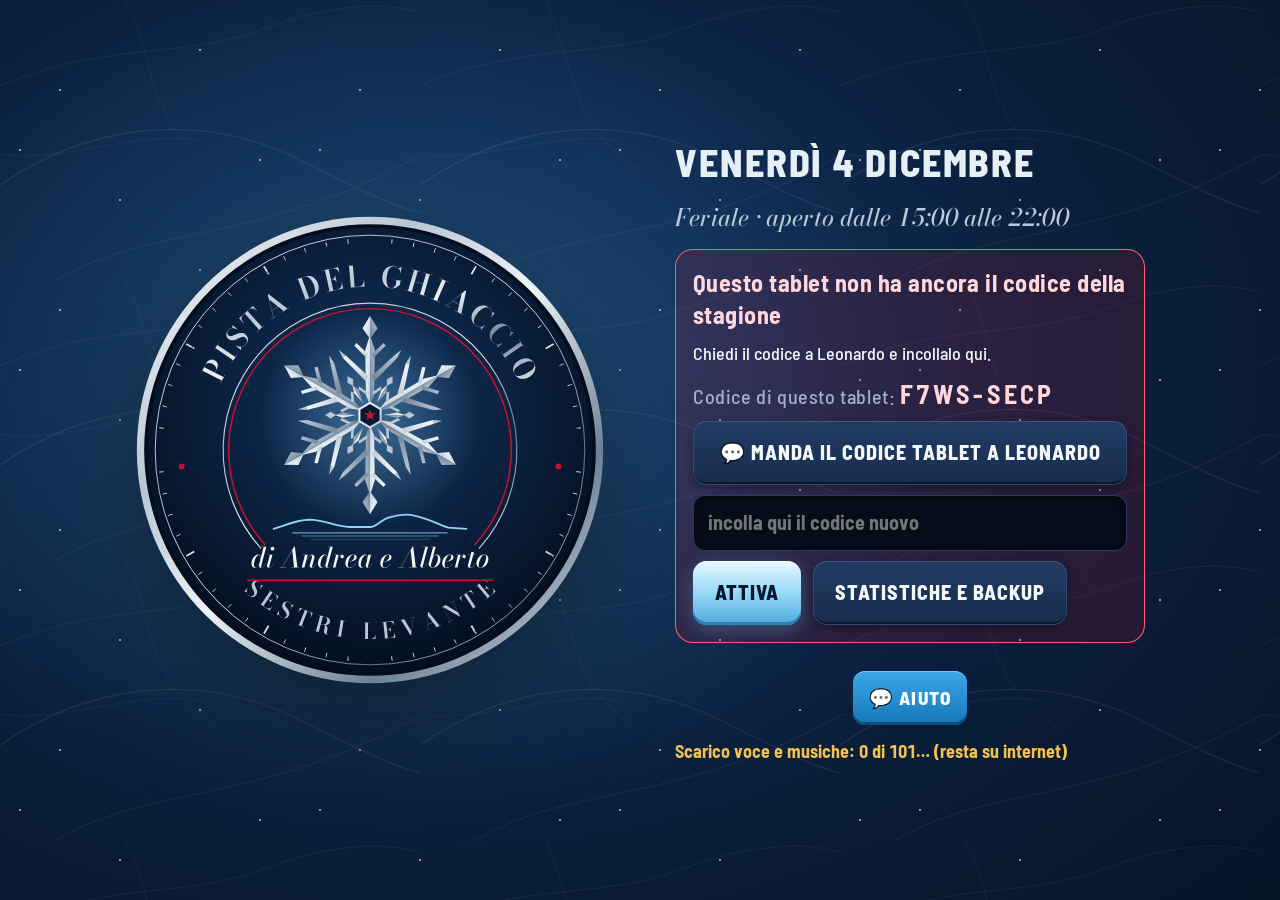
<file: index.html>
<!doctype html>
<html lang="it">
<head>
  <meta charset="utf-8">
  <meta name="viewport" content="width=device-width, initial-scale=1, viewport-fit=cover, user-scalable=no">
  <meta name="theme-color" content="#081A33">
  <meta name="mobile-web-app-capable" content="yes">
  <meta name="apple-mobile-web-app-capable" content="yes">
  <meta name="apple-mobile-web-app-status-bar-style" content="black-translucent">
  <meta name="apple-mobile-web-app-title" content="Pista Ghiaccio">
  <meta name="format-detection" content="telephone=no">
  <title>Pista del Ghiaccio – Sestri Levante</title>
  <link rel="manifest" href="manifest.json">
  <link rel="icon" href="icone/icona-192.png">
  <link rel="apple-touch-icon" href="icone/icona-180.png">
  <link rel="stylesheet" href="css/stile.css">
</head>
<body>

<section id="avvio" class="avvio">
  <div class="avvio-neve" aria-hidden="true"></div>
  <img src="logo/logo.svg" alt="Pista del Ghiaccio – Sestri Levante" class="avvio-logo">
  <div class="avvio-colonna">
    <p class="avvio-data" id="avvio-data"></p>
    <p class="avvio-orario" id="avvio-orario"></p>
    <div class="avvio-fondo" id="avvio-fondo" hidden>
      <span class="fondo-titolo">💶 Fondo cassa nel cassetto</span>
      <span class="fondo-comandi">
        <button type="button" class="btn" id="fondo-meno" aria-label="10 euro in meno">−10</button>
        <input type="number" inputmode="decimal" id="fondo-euro" min="0" step="5" aria-label="Fondo cassa in euro"><b>€</b>
        <button type="button" class="btn" id="fondo-piu" aria-label="10 euro in più">+10</button>
      </span>
    </div>
    <button id="btn-avvia" class="btn-avvia">AVVIA GIORNATA</button>
    <div class="avvio-opzioni">
      <label class="spunta"><input type="checkbox" id="avvio-tada"> Suona la fanfara</label>
      <label class="spunta"><input type="checkbox" id="avvio-benvenuto"> Annuncio di benvenuto</label>
      <label class="spunta" id="avvio-yt-riga" hidden><input type="checkbox" id="avvio-yt"> Musica YouTube</label>
    </div>
    <p class="avvio-nota">Il tocco attiva l'audio e tiene acceso lo schermo.</p>
    <div id="avvio-licenza" class="avvio-licenza"></div>
    <button id="btn-aiuto-avvio" class="btn-aiuto avvio-aiuto" aria-label="Assistenza">💬 AIUTO</button>
    <p class="avvio-offline" id="avvio-offline"></p>
  </div>
</section>

<header class="barra">
  <i class="ang a1"></i><i class="ang a2"></i><i class="ang a3"></i><i class="ang a4"></i>
  <img src="logo/icona.svg" alt="" class="barra-icona">
  <div class="barra-nome">
    <span class="barra-titolo">Pista del Ghiaccio</span>
    <span class="barra-sotto">Sestri Levante · di Andrea e Alberto</span>
  </div>
  <div class="barra-centro">
    <span id="barra-giorno" class="badge"></span>
    <span id="barra-ora" class="barra-ora">--:--</span>
  </div>
  <div id="stato" class="stato" role="status"></div>
  <button id="btn-aiuto" class="btn-aiuto" aria-label="Assistenza">💬 AIUTO</button>
  <button id="btn-stop" class="btn-stop" aria-label="Ferma tutti i suoni">■ STOP</button>
</header>

<nav class="menu" aria-label="Pagine">
  <button data-pagina="oggi" class="attivo">
    <svg viewBox="0 0 48 48"><path d="M6 14h36v7a4 4 0 0 0 0 8v7H6v-7a4 4 0 0 0 0-8z" /><path d="M30 14v22" stroke-dasharray="3 3"/></svg>
    Cassa</button>
  <button data-pagina="pinguini">
    <svg viewBox="0 0 48 48"><path d="M24 5c-7 0-11 6-11 13v9c-4 3-6 7-5 10 3 0 5-2 6-4 1 5 5 9 10 9s9-4 10-9c1 2 3 4 6 4 1-3-1-7-5-10v-9c0-7-4-13-11-13z"/><path d="M19 18h.1M29 18h.1M21 24l3 3 3-3"/></svg>
    Pinguini</button>
  <button data-pagina="turni" class="menu-turni">
    <svg viewBox="0 0 48 48"><circle cx="24" cy="27" r="15"/><path d="M24 18v9l6 4M19 5h10M24 5v7"/></svg>
    Turni</button>
  <button data-pagina="armadi" class="menu-armadi">
    <svg viewBox="0 0 48 48"><rect x="10" y="5" width="28" height="38" rx="3"/><path d="M24 5v38M18 22v4M30 22v4"/></svg>
    Armadietti</button>
  <button data-pagina="suoni">
    <svg viewBox="0 0 48 48"><path d="M8 19h8l10-8v26l-10-8H8z"/><path d="M32 17a10 10 0 0 1 0 14M37 12a17 17 0 0 1 0 24"/></svg>
    Annunci</button>
  <button data-pagina="stats" data-pin>
    <svg viewBox="0 0 48 48"><path d="M8 40h32M13 34V22M21 34V12M29 34V18M37 34V26"/></svg>
    Resoconto</button>
  <button data-pagina="imp" data-pin>
    <svg viewBox="0 0 48 48"><circle cx="24" cy="24" r="6"/><path d="M24 5v7M24 36v7M5 24h7M36 24h7M10.6 10.6l5 5M32.4 32.4l5 5M10.6 37.4l5-5M32.4 15.6l5-5"/></svg>
    Impostazioni</button>
</nav>

<main>
  <section id="pg-oggi" class="pagina attiva"></section>
  <section id="pg-pinguini" class="pagina"></section>
  <section id="pg-turni" class="pagina"></section>
  <section id="pg-armadi" class="pagina"></section>
  <section id="pg-suoni" class="pagina"></section>
  <section id="pg-stats" class="pagina"></section>
  <section id="pg-imp" class="pagina"></section>
</main>

<div id="yt-box" class="yt-box" hidden>
  <div id="yt-player"></div>
  <span class="yt-titolo"></span>
</div>

<div class="gira-telefono" aria-live="polite">
  <div class="gira-icona">📱</div>
  <b>Gira il telefono in orizzontale</b>
  <span>La pista si usa col telefono (o il tablet) messo di traverso.</span>
</div>

<div id="finestre"></div>
<div id="avvisi" aria-live="polite"></div>
<button id="aggiorna" class="aggiorna" hidden>Nuova versione disponibile, tocca per aggiornare</button>

<script src="lib/chart.umd.min.js"></script>
<script src="js/app.js" defer></script>
</body>
</html>
</file>
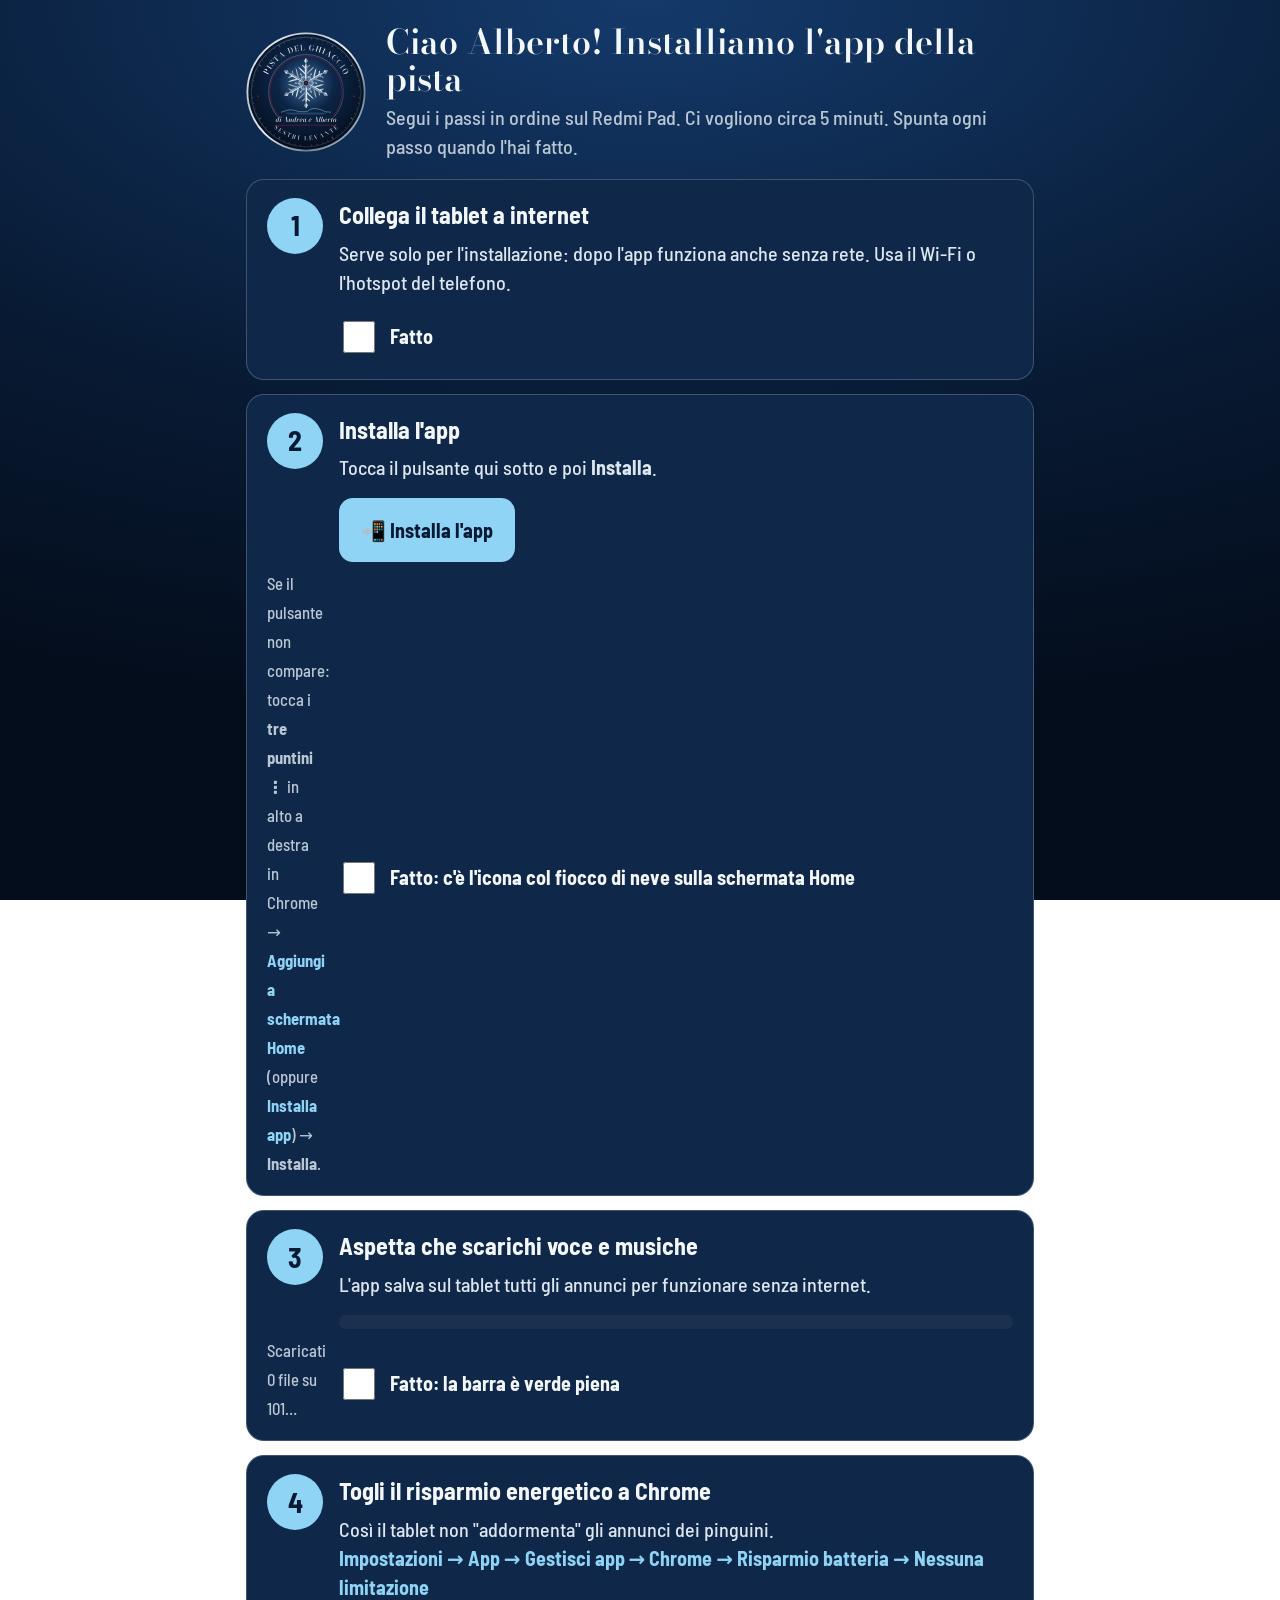
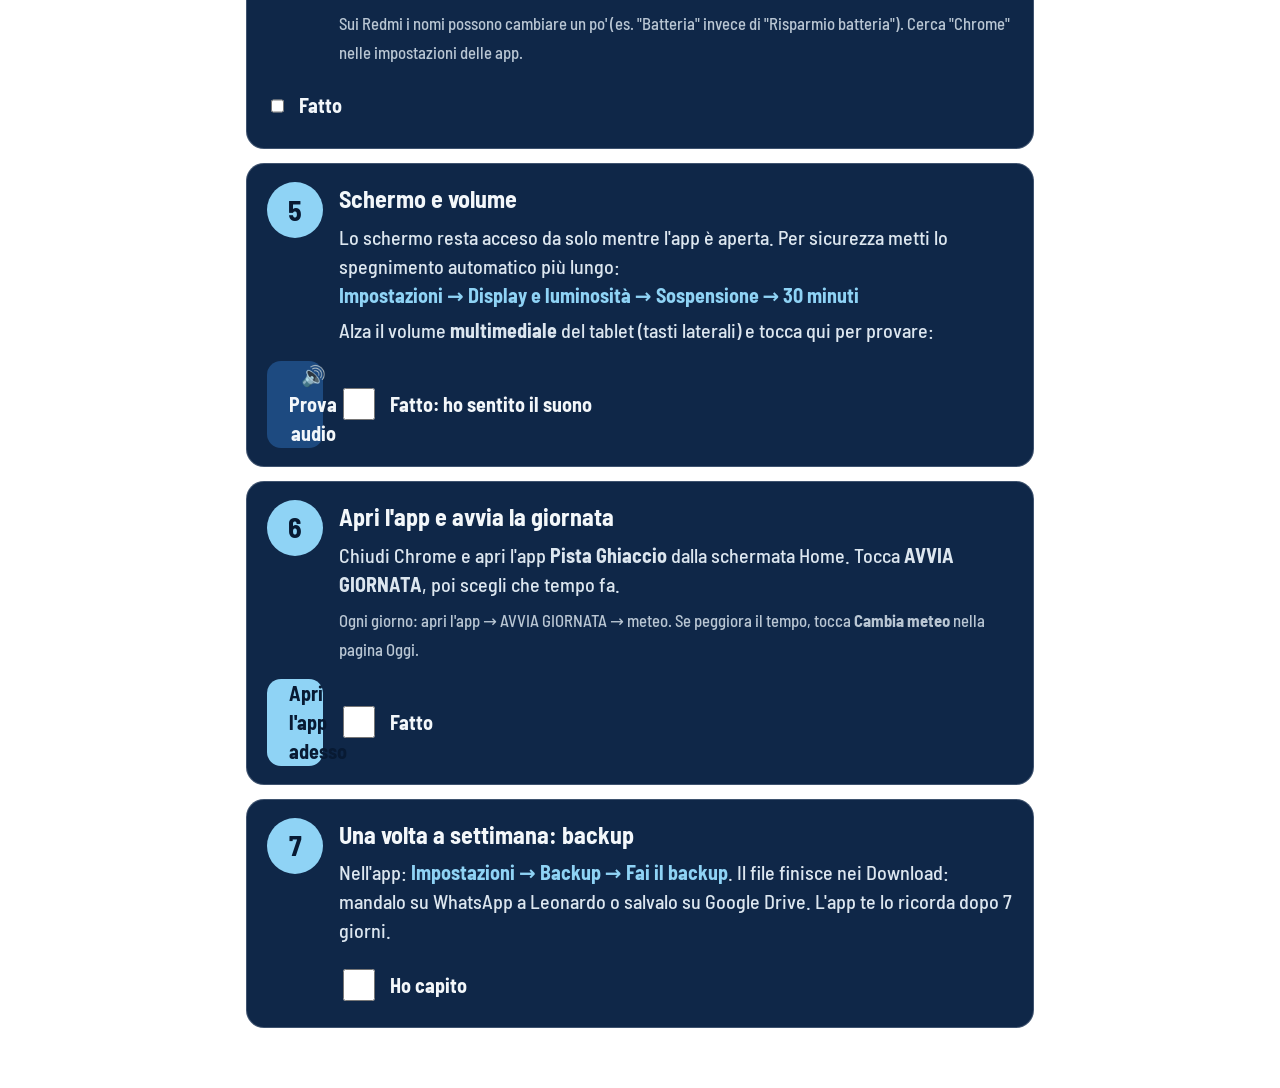
<file: installa.html>
<!doctype html>
<html lang="it">
<head>
  <meta charset="utf-8">
  <meta name="viewport" content="width=device-width, initial-scale=1, viewport-fit=cover">
  <meta name="theme-color" content="#081A33">
  <title>Installa – Pista del Ghiaccio</title>
  <link rel="manifest" href="manifest.json">
  <link rel="icon" href="icone/icona-192.png">
  <style>
    @font-face { font-family: 'Bodoni'; src: url('font/BodoniModa.ttf') format('truetype'); font-weight: 400 900; }
    @font-face { font-family: 'Barlow'; src: url('font/BarlowSemiCondensed-Medium.ttf') format('truetype'); font-weight: 500; }
    @font-face { font-family: 'Barlow'; src: url('font/BarlowSemiCondensed-Bold.ttf') format('truetype'); font-weight: 700; }
    :root { --notte: #081A33; --lastra: #0F2748; --filo: rgba(185,198,211,.28); --argento: #B9C6D3; --neve: #F3F7FA; --ghiaccio: #8FD3F5; --rosso: #C4132F; --verde: #4FD1A5; --giallo: #F2C14E; }
    * { box-sizing: border-box; }
    body { margin: 0; background: radial-gradient(120% 80% at 50% 0%, #143a6b, var(--notte) 60%, #040D1C) fixed; color: var(--neve); font: 500 20px/1.45 'Barlow', system-ui, sans-serif; }
    main { max-width: 820px; margin: 0 auto; padding: 24px 16px 60px; }
    header { display: flex; align-items: center; gap: 20px; margin-bottom: 18px; }
    header img { width: 120px; height: 120px; }
    h1 { font-family: 'Bodoni', serif; font-weight: 600; font-size: 34px; margin: 0; line-height: 1.1; }
    header p { margin: 4px 0 0; color: var(--argento); }
    .passo { background: var(--lastra); border: 1px solid var(--filo); border-radius: 18px; padding: 18px 20px; margin-top: 14px; display: grid; grid-template-columns: 56px 1fr; gap: 6px 16px; }
    .passo.fatto { border-color: var(--verde); opacity: .75; }
    .n { grid-row: span 3; width: 56px; height: 56px; border-radius: 50%; background: var(--ghiaccio); color: var(--notte); font-weight: 700; font-size: 28px; display: flex; align-items: center; justify-content: center; }
    .passo.fatto .n { background: var(--verde); }
    h2 { margin: 0; font-size: 24px; }
    .passo p { margin: 0; color: #dce6ef; }
    .percorso { font-weight: 700; color: var(--ghiaccio); }
    button, .btn { font: inherit; font-weight: 700; border: 0; border-radius: 14px; min-height: 64px; padding: 0 22px; background: var(--ghiaccio); color: var(--notte); margin-top: 10px; cursor: pointer; text-decoration: none; display: inline-flex; align-items: center; }
    button.secondario { background: #1d4a80; color: var(--neve); }
    label.ok { display: flex; align-items: center; gap: 12px; margin-top: 10px; font-weight: 700; min-height: 48px; }
    label.ok input { width: 32px; height: 32px; accent-color: var(--verde); }
    .avviso { background: rgba(242,193,78,.12); border: 1px solid var(--giallo); border-radius: 14px; padding: 12px 16px; margin-top: 14px; }
    .barra { height: 14px; border-radius: 7px; background: #1b2f4f; overflow: hidden; margin-top: 10px; }
    .barra div { height: 100%; width: 0; background: var(--verde); transition: width .3s; }
    small { color: var(--argento); }
  </style>
</head>
<body>
<main>
  <header>
    <img src="logo/logo.svg" alt="">
    <div>
      <h1>Ciao Alberto! Installiamo l'app della pista</h1>
      <p>Segui i passi in ordine sul Redmi Pad. Ci vogliono circa 5 minuti. Spunta ogni passo quando l'hai fatto.</p>
    </div>
  </header>

  <div id="non-chrome" class="avviso" hidden>
    <b>Questa pagina non è aperta in Chrome.</b> Tieni premuto sull'indirizzo in alto, copialo e incollalo in <b>Chrome</b>. Poi ricomincia da qui.
  </div>

  <section class="passo" data-passo="1">
    <span class="n">1</span>
    <h2>Collega il tablet a internet</h2>
    <p>Serve solo per l'installazione: dopo l'app funziona anche senza rete. Usa il Wi-Fi o l'hotspot del telefono.</p>
    <label class="ok"><input type="checkbox"> Fatto</label>
  </section>

  <section class="passo" data-passo="2">
    <span class="n">2</span>
    <h2>Installa l'app</h2>
    <p id="testo-installa">Tocca il pulsante qui sotto e poi <b>Installa</b>.</p>
    <div><button id="btn-installa" hidden>📲 Installa l'app</button></div>
    <p id="manuale"><small>Se il pulsante non compare: tocca i <b>tre puntini ⋮</b> in alto a destra in Chrome → <span class="percorso">Aggiungi a schermata Home</span> (oppure <span class="percorso">Installa app</span>) → <b>Installa</b>.</small></p>
    <label class="ok"><input type="checkbox"> Fatto: c'è l'icona col fiocco di neve sulla schermata Home</label>
  </section>

  <section class="passo" data-passo="3">
    <span class="n">3</span>
    <h2>Aspetta che scarichi voce e musiche</h2>
    <p>L'app salva sul tablet tutti gli annunci per funzionare senza internet.</p>
    <div class="barra"><div id="barra"></div></div>
    <p id="testo-cache"><small>Controllo…</small></p>
    <label class="ok"><input type="checkbox"> Fatto: la barra è verde piena</label>
  </section>

  <section class="passo" data-passo="4">
    <span class="n">4</span>
    <h2>Togli il risparmio energetico a Chrome</h2>
    <p>Così il tablet non "addormenta" gli annunci dei pinguini.<br>
      <span class="percorso">Impostazioni → App → Gestisci app → Chrome → Risparmio batteria → Nessuna limitazione</span></p>
    <p><small>Sui Redmi i nomi possono cambiare un po' (es. "Batteria" invece di "Risparmio batteria"). Cerca "Chrome" nelle impostazioni delle app.</small></p>
    <label class="ok"><input type="checkbox"> Fatto</label>
  </section>

  <section class="passo" data-passo="5">
    <span class="n">5</span>
    <h2>Schermo e volume</h2>
    <p>Lo schermo resta acceso da solo mentre l'app è aperta. Per sicurezza metti lo spegnimento automatico più lungo:<br>
      <span class="percorso">Impostazioni → Display e luminosità → Sospensione → 30 minuti</span></p>
    <p>Alza il volume <b>multimediale</b> del tablet (tasti laterali) e tocca qui per provare:</p>
    <button class="secondario" id="btn-prova">🔊 Prova audio</button>
    <label class="ok"><input type="checkbox"> Fatto: ho sentito il suono</label>
  </section>

  <section class="passo" data-passo="6">
    <span class="n">6</span>
    <h2>Apri l'app e avvia la giornata</h2>
    <p>Chiudi Chrome e apri l'app <b>Pista Ghiaccio</b> dalla schermata Home. Tocca <b>AVVIA GIORNATA</b>, poi scegli che tempo fa.</p>
    <p><small>Ogni giorno: apri l'app → AVVIA GIORNATA → meteo. Se peggiora il tempo, tocca <b>Cambia meteo</b> nella pagina Oggi.</small></p>
    <a class="btn" href="./">Apri l'app adesso</a>
    <label class="ok"><input type="checkbox"> Fatto</label>
  </section>

  <section class="passo" data-passo="7">
    <span class="n">7</span>
    <h2>Una volta a settimana: backup</h2>
    <p>Nell'app: <span class="percorso">Impostazioni → Backup → Fai il backup</span>. Il file finisce nei Download: mandalo su WhatsApp a Leonardo o salvalo su Google Drive. L'app te lo ricorda dopo 7 giorni.</p>
    <label class="ok"><input type="checkbox"> Ho capito</label>
  </section>

  <p id="finito" class="avviso" hidden style="border-color: var(--verde); background: rgba(79,209,165,.12)"><b>Tutto pronto! Buona stagione sul ghiaccio ⛸️</b></p>
</main>

<script>const CH="pista_installa_passi";let fatti={};try{fatti=JSON.parse(localStorage.getItem(CH)||"{}")}catch{fatti={}}document.querySelectorAll(".passo").forEach(e=>{const t=e.querySelector("input"),n=e.dataset.passo;t.checked=!!fatti[n],e.classList.toggle("fatto",t.checked),t.addEventListener("change",()=>{fatti[n]=t.checked;try{localStorage.setItem(CH,JSON.stringify(fatti))}catch{}if(e.classList.toggle("fatto",t.checked),document.getElementById("finito").hidden=document.querySelectorAll(".passo input:not(:checked)").length>0,t.checked){const a=e.nextElementSibling;a?.classList.contains("passo")&&a.scrollIntoView({behavior:"smooth",block:"center"})}})}),document.getElementById("finito").hidden=document.querySelectorAll(".passo input:not(:checked)").length>0;const ua=navigator.userAgent;(!/Chrome\//.test(ua)||/SamsungBrowser|MiuiBrowser|XiaoMi|EdgA|OPR\//.test(ua))&&(document.getElementById("non-chrome").hidden=!1);let richiesta=null;window.addEventListener("beforeinstallprompt",e=>{e.preventDefault(),richiesta=e,document.getElementById("btn-installa").hidden=!1}),document.getElementById("btn-installa").addEventListener("click",async()=>{if(!richiesta)return;richiesta.prompt(),(await richiesta.userChoice).outcome==="accepted"&&(document.getElementById("testo-installa").textContent="Installata! Trovi l'icona sulla schermata Home."),richiesta=null,document.getElementById("btn-installa").hidden=!0}),window.addEventListener("appinstalled",()=>{document.getElementById("testo-installa").textContent="Installata! Trovi l'icona sulla schermata Home."}),matchMedia("(display-mode: fullscreen), (display-mode: standalone)").matches&&(document.getElementById("testo-installa").textContent="L'app \xE8 gi\xE0 installata.");async function controllaCache(){try{const e=await(await fetch("files.json",{cache:"no-store"})).json(),t=await caches.keys();let n=0;for(const o of t.filter(s=>s.startsWith("pista-")))n=Math.max(n,(await(await caches.open(o)).keys()).length);const a=Math.min(100,Math.round(n/e.length*100));document.getElementById("barra").style.width=a+"%",document.getElementById("testo-cache").innerHTML=a>=100?'<b style="color:#4FD1A5">Scaricato tutto \u2714</b>':`<small>Scaricati ${n} file su ${e.length}\u2026</small>`,a<100&&setTimeout(controllaCache,1500)}catch{document.getElementById("testo-cache").innerHTML="<small>Controlla la connessione e ricarica la pagina.</small>",setTimeout(controllaCache,3e3)}}"serviceWorker"in navigator&&navigator.serviceWorker.register("sw.js").then(controllaCache),document.getElementById("btn-prova").addEventListener("click",()=>{const e=new Audio("audio/ta_da.mp3");e.onended=()=>new Audio("audio/benvenuto.mp3").play(),e.play()});
</script>
</body>
</html>
</file>
<file: css/stile.css>
@font-face{font-family:Bodoni;src:url(../font/BodoniModa.ttf) format("truetype");font-weight:400 900;font-display:swap}@font-face{font-family:Bodoni;src:url(../font/BodoniModa-Italic.ttf) format("truetype");font-weight:400 900;font-style:italic;font-display:swap}@font-face{font-family:Barlow;src:url(../font/BarlowSemiCondensed-Medium.ttf) format("truetype");font-weight:500;font-display:swap}@font-face{font-family:Barlow;src:url(../font/BarlowSemiCondensed-Bold.ttf) format("truetype");font-weight:700;font-display:swap}@font-face{font-family:Barlow;src:url(../font/BarlowSemiCondensed-ExtraBold.ttf) format("truetype");font-weight:800;font-display:swap}:root{--notte: #081A33;--abisso: #040D1C;--lastra: #0F2748;--lastra-2: #163563;--filo: rgba(185, 198, 211, .28);--argento: #B9C6D3;--neve: #F3F7FA;--ghiaccio: #8FD3F5;--ghiaccio-scuro: #2C7FB8;--rosso: #C4132F;--rosso-chiaro: #FF5A6E;--giallo: #F2C14E;--verde: #4FD1A5;--raggio: 14px;--barra: 72px;--menu: 124px;color-scheme:dark}*{box-sizing:border-box;-webkit-tap-highlight-color:transparent}html,body{margin:0;height:100%}body{background:radial-gradient(120% 90% at 60% 0%,#10305a 0%,var(--notte) 55%,var(--abisso) 100%) fixed;color:var(--neve);font:500 18px/1.35 Barlow,system-ui,sans-serif;overflow:hidden;user-select:none;-webkit-user-select:none;touch-action:manipulation}button,input,select,textarea{font:inherit;color:inherit}button{cursor:pointer;border:0;background:none}button:focus-visible,input:focus-visible,select:focus-visible,textarea:focus-visible{outline:3px solid var(--ghiaccio);outline-offset:2px}h1,h2,h3{font-family:Bodoni,Georgia,serif;font-weight:600;margin:0;letter-spacing:.01em}h2{font-size:30px}h3{font-size:22px;color:var(--argento)}.num{font-variant-numeric:tabular-nums}[hidden]{display:none!important}.barra{position:fixed;inset:0 0 auto;height:var(--barra);display:flex;align-items:center;gap:18px;padding:0 16px 0 18px;background:#040d1cd1;border-bottom:1px solid var(--filo);backdrop-filter:blur(6px);z-index:20}.barra-icona{width:52px;height:52px;border-radius:50%}.barra-nome{display:flex;flex-direction:column;line-height:1.1;min-width:0}.barra-titolo{font-family:Bodoni,serif;font-size:25px;font-weight:600}.barra-sotto{font-family:Bodoni,serif;font-style:italic;color:var(--argento);font-size:15px}.barra-centro{margin-left:auto;display:flex;align-items:center;gap:14px}.barra-ora{font-size:34px;font-weight:800;font-variant-numeric:tabular-nums;letter-spacing:.02em}.badge{display:inline-flex;align-items:center;gap:6px;padding:5px 12px;border-radius:999px;border:1px solid var(--filo);color:var(--argento);font-weight:700;font-size:16px;white-space:nowrap}.badge.festivo{border-color:var(--rosso-chiaro);color:#ffd6dc;background:#c4132f38}.badge.vacanze{border-color:var(--rosso-chiaro);color:#fff;background:var(--rosso)}.badge.chiuso,.badge.fuori{color:var(--giallo);border-color:var(--giallo)}.badge.finto{color:#1b1200;background:var(--giallo);border-color:var(--giallo)}.stato{display:flex;gap:8px}.stato span{padding:6px 12px;border-radius:10px;font-weight:700;font-size:15px;white-space:nowrap;background:#4fd1a524;color:var(--verde);border:1px solid rgba(79,209,165,.4)}.stato span.ko{background:var(--rosso);color:#fff;border-color:var(--rosso-chiaro);animation:lampo 1s steps(2) infinite}.btn-stop{height:54px;padding:0 22px;border-radius:12px;background:var(--rosso);color:#fff;font-weight:800;font-size:22px;letter-spacing:.04em;border:2px solid #ff8a98}.btn-stop:active{transform:scale(.96)}.menu{position:fixed;top:var(--barra);bottom:0;left:0;width:var(--menu);display:flex;flex-direction:column;gap:8px;padding:12px 10px;background:#040d1c99;border-right:1px solid var(--filo);z-index:10}.menu button{flex:1;max-height:128px;display:flex;flex-direction:column;align-items:center;justify-content:center;gap:6px;border-radius:var(--raggio);color:var(--argento);font-weight:700;font-size:16px}.menu svg{width:42px;height:42px;fill:none;stroke:currentColor;stroke-width:2.6;stroke-linecap:round;stroke-linejoin:round}.menu button.attivo{background:var(--lastra-2);color:var(--neve);box-shadow:inset 4px 0 0 var(--ghiaccio)}.menu button.attivo svg{stroke:var(--ghiaccio)}main{position:fixed;top:var(--barra);left:var(--menu);right:0;bottom:0}.pagina{display:none;height:100%;overflow-y:auto;padding:18px 20px 28px;overscroll-behavior:contain}.pagina.attiva{display:block}.pannello{background:var(--lastra);border:1px solid var(--filo);border-radius:18px;padding:18px}.pannello+.pannello{margin-top:14px}.riga{display:flex;gap:12px;align-items:center;flex-wrap:wrap}.spazio{flex:1}.btn{min-height:64px;padding:0 22px;border-radius:var(--raggio);font-weight:700;font-size:20px;background:var(--lastra-2);border:1px solid var(--filo);color:var(--neve);display:inline-flex;align-items:center;justify-content:center;gap:10px}.btn:active{transform:scale(.97);filter:brightness(1.15)}.btn.primario{background:var(--ghiaccio);color:var(--abisso);border-color:transparent}.btn.pericolo{background:var(--rosso);border-color:var(--rosso-chiaro);color:#fff}.btn.piccolo{min-height:50px;font-size:17px;padding:0 16px}.btn[disabled]{opacity:.4}.etichetta{color:var(--argento);font-size:16px}.vuoto{color:var(--argento);font-style:italic}.spunta{display:inline-flex;align-items:center;gap:12px;font-size:19px;min-height:52px}.spunta input{width:30px;height:30px;accent-color:var(--ghiaccio)}.interruttore{position:relative;display:inline-flex;align-items:center;gap:14px;font-weight:700;font-size:20px;min-height:60px}.interruttore input{appearance:none;width:84px;height:46px;border-radius:999px;background:#3a4a61;position:relative;transition:background .2s}.interruttore input:after{content:"";position:absolute;top:5px;left:5px;width:36px;height:36px;border-radius:50%;background:#fff;transition:transform .2s}.interruttore input:checked{background:var(--verde)}.interruttore input:checked:after{transform:translate(38px)}input[type=text],input[type=number],input[type=time],input[type=date],input[type=datetime-local],input[type=password],select,textarea{min-height:56px;border-radius:12px;border:1px solid var(--filo);background:var(--abisso);padding:0 14px;font-size:20px;color:var(--neve);user-select:text;-webkit-user-select:text}textarea{padding:12px 14px;min-height:100px;resize:vertical;width:100%}input[type=number]{width:120px}input[type=range]{width:100%;height:44px;accent-color:var(--ghiaccio)}.avvio{position:fixed;inset:0;z-index:50;display:flex;align-items:center;justify-content:center;gap:70px;background:radial-gradient(90% 90% at 35% 40%,#143a6b 0%,var(--notte) 55%,var(--abisso) 100%)}.avvio[hidden]{display:none}.avvio-logo{width:min(470px,42vw);filter:drop-shadow(0 20px 50px rgba(0,0,0,.55))}.avvio-colonna{display:flex;flex-direction:column;gap:14px;max-width:470px}.avvio-data{font-family:Bodoni,serif;font-size:34px;margin:0}.avvio-orario{margin:0;color:var(--argento);font-size:22px}.avvio-fondo{display:flex;flex-direction:column;align-items:center;gap:8px;margin:4px 0 0;padding:12px 18px;border:1px solid var(--filo);border-radius:16px;background:#ffffff0a;font-size:21px;font-weight:700}.fondo-comandi{display:flex;align-items:center;gap:10px;white-space:nowrap}.avvio-fondo[hidden]{display:none}.avvio-fondo .btn{min-width:64px;min-height:52px;font-size:20px}.avvio-fondo input{width:110px;height:52px;font-size:26px;font-weight:800;text-align:center}.btn-avvia{margin-top:14px;height:130px;border-radius:22px;background:var(--ghiaccio);color:var(--abisso);font-weight:800;font-size:40px;letter-spacing:.04em;box-shadow:0 0 0 6px #8fd3f52e,0 18px 40px #00000073}.btn-avvia:active{transform:scale(.97)}.avvio-opzioni{display:flex;gap:22px;flex-wrap:wrap}.avvio-nota{color:var(--argento);margin:0;font-size:16px}.velo{position:fixed;inset:0;z-index:60;background:#020710b8;display:flex;align-items:center;justify-content:center;padding:20px}.finestra{background:var(--lastra);border:1px solid var(--filo);border-radius:22px;padding:24px;width:min(760px,100%);max-height:100%;overflow-y:auto;box-shadow:0 30px 80px #0009}.finestra h2{margin-bottom:14px}.finestra .azioni{display:flex;gap:12px;justify-content:flex-end;margin-top:22px;flex-wrap:wrap}.finestra .azioni .btn{min-width:170px}#avvisi{position:fixed;bottom:22px;left:50%;transform:translate(-50%);z-index:70;display:flex;flex-direction:column;gap:10px;align-items:center}.avviso{display:flex;align-items:center;gap:18px;padding:14px 18px 14px 22px;border-radius:16px;background:var(--neve);color:var(--abisso);font-weight:700;font-size:20px;box-shadow:0 14px 40px #00000080}.avviso .btn{min-height:52px;background:var(--abisso);color:var(--neve)}.aggiorna{position:fixed;top:calc(var(--barra) + 10px);left:50%;transform:translate(-50%);z-index:65;padding:18px 30px;border-radius:16px;background:var(--giallo);color:#1b1200;font-weight:800;font-size:21px;box-shadow:0 12px 30px #00000080}.oggi{display:grid;grid-template-columns:1.25fr 1fr;gap:18px;min-height:100%}.cassa{display:flex;flex-direction:column;gap:14px}.btn-ingresso{flex:1;min-height:250px;border-radius:24px;background:var(--ghiaccio);color:var(--abisso);display:flex;flex-direction:column;align-items:center;justify-content:center;gap:4px;box-shadow:inset 0 -8px #040d1c2e}.btn-ingresso:active{transform:scale(.985);filter:brightness(1.1)}.btn-ingresso b{font-size:84px;font-weight:800;line-height:1}.btn-ingresso span{font-size:22px;font-weight:700}.rapidi{display:grid;grid-template-columns:repeat(3,1fr);gap:14px}.rapidi .btn{min-height:110px;font-size:44px;font-weight:800;border-radius:20px}.annulla-riga{display:flex;gap:14px}.annulla-riga .btn{flex:1}.contatori{display:grid;grid-template-columns:1fr 1fr;gap:12px}.contatore{background:var(--abisso);border:1px solid var(--filo);border-radius:14px;padding:12px 16px}.contatore b{display:block;font-size:38px;font-weight:800;font-variant-numeric:tabular-nums;line-height:1.1}.contatore span{color:var(--argento);font-size:16px}.totale{grid-column:span 2;display:flex;align-items:baseline;justify-content:space-between;border-color:var(--ghiaccio)}.totale b{font-size:50px;color:var(--ghiaccio)}.lato{display:flex;flex-direction:column;gap:14px}.giorno-titolo{display:flex;align-items:center;justify-content:space-between;gap:12px}.chiusura-conto{font-size:46px;font-weight:800;font-variant-numeric:tabular-nums;line-height:1.05}.meteo-box{display:flex;align-items:center;gap:16px}.meteo-icona{font-size:56px;line-height:1;white-space:nowrap}.meteo-storia{color:var(--argento);font-size:16px}.promemoria{border-color:var(--giallo);background:#f2c14e1a}.promemoria b{color:var(--giallo)}.griglia-pinguini{display:grid;grid-template-columns:repeat(auto-fill,minmax(146px,1fr));gap:10px}.pinguino{position:relative;aspect-ratio:1 / .8;border-radius:18px;background:var(--lastra);border:2px solid var(--filo);display:flex;flex-direction:column;align-items:center;justify-content:center;overflow:hidden}.pinguino:active{transform:scale(.97)}.pinguino svg.ghiera{position:absolute;width:86%;height:86%}.pinguino .n{position:relative;font-size:56px;font-weight:800;line-height:1;font-variant-numeric:tabular-nums}.pinguino .t{position:relative;font-size:22px;font-weight:700;font-variant-numeric:tabular-nums;color:var(--argento)}.pinguino.libero .t{font-size:17px}.pinguino.uso{background:var(--lastra-2);border-color:var(--ghiaccio)}.pinguino.uso .t{color:var(--ghiaccio)}.pinguino.ultimo{background:#4a3a0c;border-color:var(--giallo);animation:lampeggia .9s ease-in-out infinite}.pinguino.ultimo .t{color:var(--giallo)}.pinguino.scaduto{background:var(--rosso);border-color:#ff9aa6}.pinguino.scaduto .t{color:#fff}.pinguino .turni{position:absolute;top:8px;right:10px;font-size:15px;font-weight:800;color:var(--neve);background:#00000059;padding:2px 8px;border-radius:8px}@keyframes lampeggia{50%{background:#7a5e10}}@keyframes lampo{50%{opacity:.55}}.legenda{display:flex;gap:18px;color:var(--argento);font-size:16px;flex-wrap:wrap}.legenda i{display:inline-block;width:16px;height:16px;border-radius:4px;vertical-align:-2px;margin-right:6px}.suoni{display:grid;grid-template-columns:1fr 380px;gap:18px}.gruppo-suoni{margin-bottom:16px}.gruppo-suoni h3{margin-bottom:10px}.griglia-suoni{display:grid;grid-template-columns:repeat(auto-fill,minmax(190px,1fr));gap:10px}.suono{min-height:84px;border-radius:14px;padding:10px 14px;text-align:left;font-weight:700;font-size:19px;background:var(--lastra-2);border:1px solid var(--filo);border-left:6px solid var(--colore, var(--ghiaccio));display:flex;flex-direction:column;justify-content:center}.suono small{color:var(--argento);font-weight:500;font-size:14px;line-height:1.2;margin-top:3px;display:-webkit-box;-webkit-line-clamp:2;-webkit-box-orient:vertical;overflow:hidden}.suono:active{filter:brightness(1.3);transform:scale(.98)}.suono.suonando{box-shadow:0 0 0 3px var(--ghiaccio)}.lettore .titolo{font-size:20px;font-weight:700;min-height:28px;overflow:hidden;text-overflow:ellipsis;white-space:nowrap}.lettore .comandi{display:grid;grid-template-columns:repeat(3,1fr);gap:10px;margin:12px 0}.lettore .comandi .btn{min-height:72px;font-size:28px}.lista-musica{max-height:220px;overflow-y:auto;margin-top:10px}.lista-musica div{display:flex;align-items:center;gap:10px;padding:8px 0;border-bottom:1px solid var(--filo)}.lista-musica div span{flex:1;overflow:hidden;text-overflow:ellipsis;white-space:nowrap}.lista-musica div.ora span{color:var(--ghiaccio);font-weight:700}.in-onda{color:var(--ghiaccio);font-weight:700;min-height:26px}.filtri{display:flex;gap:10px;flex-wrap:wrap;align-items:center;margin-bottom:14px}.filtri .btn.attivo{background:var(--ghiaccio);color:var(--abisso)}.tessere{display:grid;grid-template-columns:repeat(5,1fr);gap:12px;margin-bottom:14px}.tessera{background:var(--lastra);border:1px solid var(--filo);border-radius:16px;padding:14px 16px}.tessera b{display:block;font-size:34px;font-weight:800;font-variant-numeric:tabular-nums}.tessera span{color:var(--argento);font-size:15px}.grafici{display:grid;grid-template-columns:1fr 1fr;gap:14px}.grafico{background:var(--lastra);border:1px solid var(--filo);border-radius:18px;padding:14px;height:340px;display:flex;flex-direction:column}.grafico.largo{grid-column:span 2}.grafico h3{font-size:19px;margin-bottom:8px}.grafico .tela{position:relative;flex:1;min-height:0}table.tab{width:100%;border-collapse:collapse;font-size:17px}table.tab th{text-align:left;color:var(--argento);font-weight:700;padding:8px 10px;border-bottom:1px solid var(--filo)}table.tab td{padding:10px;border-bottom:1px solid rgba(185,198,211,.12);font-variant-numeric:tabular-nums}table.tab tr.festivo td:first-child{box-shadow:inset 4px 0 0 var(--rosso)}table.tab td.dx,table.tab th.dx{text-align:right}.imp{display:grid;grid-template-columns:1fr 1fr;gap:14px;align-items:start}.campo{display:flex;align-items:center;justify-content:space-between;gap:14px;padding:10px 0;border-bottom:1px solid rgba(185,198,211,.12)}.campo:last-child{border-bottom:0}.campo>span{font-size:19px}.elenco-voce{display:flex;align-items:center;gap:10px;padding:10px 0;border-bottom:1px solid rgba(185,198,211,.12)}.elenco-voce .testo{flex:1}.elenco-voce .testo small{display:block;color:var(--argento)}.tastierino{display:grid;grid-template-columns:repeat(3,110px);gap:12px;justify-content:center;margin-top:16px}.tastierino .btn{min-height:90px;font-size:36px}.pin-puntini{text-align:center;font-size:44px;letter-spacing:16px;min-height:60px}.meteo-scelte{display:grid;grid-template-columns:repeat(3,1fr);gap:12px}.meteo-scelte button,.meteo-extra button{min-height:112px;border-radius:18px;background:var(--lastra-2);border:2px solid var(--filo);display:flex;flex-direction:column;align-items:center;justify-content:center;gap:4px;font-weight:700;font-size:20px}.meteo-scelte button i,.meteo-extra button i{font-style:normal;font-size:46px;line-height:1.1}.meteo-scelte button.sel,.meteo-extra button.sel{border-color:var(--ghiaccio);background:#1d4a80;box-shadow:0 0 0 3px #8fd3f559}.meteo-extra{display:grid;grid-template-columns:1fr 1fr;gap:12px;margin-top:12px}.meteo-extra button{min-height:84px;flex-direction:row;gap:12px}.meteo-extra button i{font-size:36px}.debug-barra{border-color:var(--giallo)}@media (max-width: 1100px){.oggi,.suoni,.imp,.grafici{grid-template-columns:1fr}.grafico.largo{grid-column:auto}.tessere{grid-template-columns:repeat(2,1fr)}.barra-sotto{display:none}}@media (prefers-reduced-motion: reduce){.pinguino.ultimo,.stato span.ko{animation:none}}:root{--alto: env(safe-area-inset-top, 0px);--basso: env(safe-area-inset-bottom, 0px)}.barra{height:calc(var(--barra) + var(--alto));padding-top:var(--alto);padding-left:calc(18px + env(safe-area-inset-left,0px));padding-right:calc(16px + env(safe-area-inset-right,0px))}.menu,main{top:calc(var(--barra) + var(--alto))}.menu{padding-bottom:calc(12px + var(--basso));left:env(safe-area-inset-left,0px)}main{left:calc(var(--menu) + env(safe-area-inset-left,0px));right:env(safe-area-inset-right,0px)}.pagina{padding-bottom:calc(28px + var(--basso));-webkit-overflow-scrolling:touch}html,body{height:100dvh;overscroll-behavior:none}body{-webkit-touch-callout:none;-webkit-text-size-adjust:100%}img,svg,button{-webkit-touch-callout:none;-webkit-user-drag:none}.file-nascosto{position:absolute;width:1px;height:1px;opacity:0;overflow:hidden;pointer-events:none}.tieni-acceso{position:fixed;width:1px;height:1px;opacity:.01;left:0;bottom:0;pointer-events:none}@media (max-width: 1200px){.barra{gap:12px}.barra-ora{font-size:30px}.stato span{padding:6px 9px;font-size:14px}}.avvio-offline{margin:0;font-size:18px;font-weight:700;color:var(--giallo);min-height:24px}.avvio-offline.ok{color:var(--verde)}.incassi-giorno{max-width:760px}table.tab.incassi td{font-size:22px;padding:12px 10px}table.tab.incassi td.dx{font-weight:800}table.tab.incassi tr.festivo td:first-child{color:#ff8a9a}table.tab.incassi tr.totale td{border-top:2px solid var(--filo);border-bottom:0;font-size:24px;font-weight:800}details.cartella{margin-top:12px;border:1px solid var(--filo);border-radius:14px;background:#ffffff08}details.cartella>summary{list-style:none;cursor:pointer;padding:18px 20px;font-size:21px;font-weight:700;display:flex;align-items:center;gap:10px;min-height:64px}details.cartella>summary::-webkit-details-marker{display:none}details.cartella>summary:after{content:"\25b8";margin-left:auto;font-size:22px;transition:transform .15s}details.cartella[open]>summary:after{transform:rotate(90deg)}.cartella-dentro{padding:0 14px 14px}.cartella-dentro>.pannello:first-child{margin-top:0}details.cartella-imp>summary{list-style:none;cursor:pointer;display:flex;align-items:center;min-height:48px}details.cartella-imp>summary::-webkit-details-marker{display:none}details.cartella-imp>summary h3{margin:0;flex:1}details.cartella-imp>summary:after{content:"\25b8";font-size:22px;color:var(--argento);transition:transform .15s}details.cartella-imp[open]>summary:after{transform:rotate(90deg)}details.cartella-imp[open]>summary{margin-bottom:8px}:root{--alto: env(safe-area-inset-top, 0px);--basso: env(safe-area-inset-bottom, 0px);--fondo: #06101f;--sup: #0d1b31;--sup2: #12233e;--sup3: #1a2f50;--riga: #263d61;--testo: #f1f6fb;--tenue: #9fb2c6;--spento: #5f7389;--cromo: #e6eef6;--filetto: #b9c9d9;--gh1: #e9f8ff;--gh2: #9fdcf8;--gh3: #4ea9dc;--gh-ink: #04182e;--r: 16px;--r-s: 12px;--display: "Barlow", "Arial Narrow", sans-serif;--brina: repeating-linear-gradient(28deg, rgba(255,255,255,.035) 0 1px, transparent 1px 5px), repeating-linear-gradient(-62deg, rgba(255,255,255,.028) 0 1px, transparent 1px 7px);--pattini: url("data:image/svg+xml,%3Csvg xmlns='http://www.w3.org/2000/svg' width='420' height='280'%3E%3Cg fill='none' stroke='%23ffffff' stroke-linecap='round'%3E%3Cpath d='M-20 200C80 120 200 110 300 160S440 230 460 200' stroke-opacity='.07' stroke-width='1.3'/%3E%3Cpath d='M-10 90C100 40 180 60 260 30S400 0 440 20' stroke-opacity='.05'/%3E%3Cpath d='M40 290C140 220 260 250 430 150' stroke-opacity='.06'/%3E%3Cpath d='M120 -10C160 60 140 120 220 170' stroke-opacity='.04'/%3E%3Cpath d='M-30 150C60 170 120 130 200 140' stroke-opacity='.05' stroke-width='.8'/%3E%3C/g%3E%3C/svg%3E")}body{background:var(--pattini),radial-gradient(110% 80% at 65% -10%,#143865 0%,#0a1f3c 40%,var(--fondo) 75%) fixed;background-size:420px 280px,auto;-webkit-font-smoothing:antialiased;font-variant-numeric:tabular-nums}h2{font-family:var(--display);font-weight:800;text-transform:uppercase;letter-spacing:.04em;font-size:30px;line-height:1;color:var(--testo)}h3{font-family:var(--display);font-weight:800;text-transform:uppercase;letter-spacing:.05em;font-size:21px;line-height:1.05;color:var(--cromo)}.barra{background:var(--brina),var(--pattini),linear-gradient(180deg,#16325a,#0b1d38);background-size:auto,420px 280px,auto;border-bottom:0;box-shadow:inset 0 -1px #04101f,inset 0 -6px #0c1a30,0 10px 26px #00000080;backdrop-filter:none}.barra:before{content:"";position:absolute;left:7px;right:7px;bottom:9px;top:calc(var(--alto) + 7px);border:1px solid var(--filetto);border-radius:10px;opacity:.45;pointer-events:none}.barra .ang{position:absolute;width:14px;height:14px;z-index:1;background:radial-gradient(circle at 35% 30%,#fff 0 8%,#d6dde4 32%,#6d7680)}.ang.a1{top:var(--alto);left:0;border-radius:0 0 7px}.ang.a2{top:var(--alto);right:0;border-radius:0 0 0 7px}.ang.a3{bottom:0;left:0;border-radius:0 7px 0 0}.ang.a4{bottom:0;right:0;border-radius:7px 0 0}.barra-icona{width:54px;height:54px;filter:drop-shadow(0 3px 8px rgba(0,0,0,.7))}.barra-titolo{font-family:var(--display);font-weight:800;text-transform:uppercase;letter-spacing:.06em;font-size:26px;color:var(--cromo);line-height:1}.barra-sotto{font-size:16px;margin-top:3px;color:var(--filetto)}.barra-ora{display:inline-flex;align-items:center;gap:10px;padding:4px 16px 4px 14px;border-radius:99px;background:#050c17;box-shadow:inset 0 0 0 1px #2d4466,inset 0 2px 6px #000c;font-family:var(--display);font-size:32px;color:#fff}.barra-ora:before{content:"";width:10px;height:10px;border-radius:50%;background:#5fd1ff;box-shadow:0 0 10px 2px #5fd1ffcc;animation:respiro 2.4s ease-in-out infinite}@keyframes respiro{50%{opacity:.45}}.badge{font-family:var(--display);text-transform:uppercase;letter-spacing:.05em;font-size:15px;padding:6px 13px;background:#00000040}.stato span{font-family:var(--display);text-transform:uppercase;letter-spacing:.05em;background:#0000004d;box-shadow:inset 0 0 0 1px #4fd1a573;border:0;display:inline-flex;align-items:center;gap:7px}.stato span:before{content:"";width:8px;height:8px;border-radius:50%;background:var(--verde);box-shadow:0 0 8px 1px #4fd1a5cc}.stato span.ko{background:var(--rosso);box-shadow:inset 0 0 0 1px #ff8a98}.stato span.ko:before{background:#fff;box-shadow:0 0 8px 2px #fff}.btn-stop{font-family:var(--display);letter-spacing:.08em;border:0;background:linear-gradient(180deg,#ea3a4d,#b5132b);box-shadow:inset 0 1px #ffffff4d,inset 0 -4px #7d0c1d,0 6px 16px #c4132f59}.menu{background:linear-gradient(180deg,#050c18d9,#050c18a6);border-right:0;box-shadow:inset -1px 0 #1a2c48;gap:10px}.menu button{position:relative;font-family:var(--display);text-transform:uppercase;letter-spacing:.06em;font-size:15px;background:var(--sup);color:var(--tenue);box-shadow:inset 0 1px #ffffff0d,inset 0 -3px #040b16,0 2px 6px #0000004d}.menu button:before{content:"";position:absolute;top:10px;right:10px;width:8px;height:8px;border-radius:50%;background:#22344f;box-shadow:inset 0 1px 1px #0009}.menu svg{stroke-width:2.3}.menu button.attivo{background:linear-gradient(180deg,#1d3a63,#12284a);color:#fff;box-shadow:inset 0 0 0 1px #35557f,inset 0 -3px 0 var(--rosso),0 4px 12px #0006}.menu button.attivo:before{background:#5fd1ff;box-shadow:0 0 10px 2px #5fd1ffcc}.menu button.attivo svg{stroke:var(--gh2);filter:drop-shadow(0 0 6px rgba(143,211,245,.45))}.pannello,.tessera,.grafico{background:linear-gradient(180deg,var(--sup2),var(--sup));border:0;border-radius:var(--r);box-shadow:inset 0 0 0 1px var(--riga),inset 0 1px #ffffff0a,0 8px 22px #0000004d}.pannello>h3:first-child,.grafico>h3:first-child{margin-bottom:10px!important}.finestra{background:var(--brina),linear-gradient(180deg,#14294a,#0c1b33);border:0;box-shadow:inset 0 0 0 1px #35557f,inset 0 3px 0 var(--filetto),0 30px 80px #000000b3}.velo{background:#020710c7;backdrop-filter:blur(3px);-webkit-backdrop-filter:blur(3px)}.promemoria{background:linear-gradient(180deg,#f2c14e24,#f2c14e0f);box-shadow:inset 0 0 0 1px #f2c14e8c,inset 4px 0 0 var(--giallo)}.btn{font-family:var(--display);text-transform:uppercase;letter-spacing:.05em;font-weight:800;border:0;color:var(--testo);background:linear-gradient(180deg,#213b62,#182d4d);box-shadow:inset 0 1px #ffffff14,inset 0 0 0 1px #2d4a74,inset 0 -3px #0a1729,0 3px 8px #00000059;transition:transform .08s,filter .15s}.btn:active{transform:translateY(2px);filter:brightness(1.15)}.btn.primario{color:var(--gh-ink);background:linear-gradient(180deg,var(--gh1) 0%,var(--gh2) 45%,var(--gh3) 100%);box-shadow:inset 0 1px #fffc,inset 0 -3px #2a7fb3,0 5px 18px #5fbef04d}.btn.pericolo{background:linear-gradient(180deg,#e8394c,#ad1328);box-shadow:inset 0 1px #ffffff40,inset 0 -3px #6d0a18,0 4px 14px #c4132f4d}.btn.piccolo{font-size:16px}.filtri .btn.attivo{color:#fff;background:linear-gradient(180deg,#1d3a63,#12284a);box-shadow:inset 0 0 0 1px #4a6c99,inset 0 -3px 0 var(--rosso)}.btn-ingresso{position:relative;overflow:hidden;color:var(--gh-ink);background:var(--pattini),linear-gradient(160deg,#ffffff8c,#fff0 38%),linear-gradient(180deg,#e3f6ff,#a6defa 48%,#5db3e3);background-size:420px 280px,auto,auto;box-shadow:inset 0 2px #ffffffe6,inset 0 0 0 1px #ffffff59,inset 0 -8px #2f86bb,0 14px 34px #3caae647}.btn-ingresso:after{content:"";position:absolute;top:-40%;bottom:-40%;width:26%;left:-40%;background:linear-gradient(90deg,transparent,rgba(255,255,255,.55),transparent);transform:rotate(18deg);animation:riflesso 7s ease-in-out infinite}@keyframes riflesso{0%,70%{left:-40%}to{left:130%}}.btn-ingresso b{font-family:var(--display);font-size:104px;letter-spacing:.01em;text-shadow:0 2px 0 rgba(255,255,255,.5)}.btn-ingresso span{font-family:var(--display);text-transform:uppercase;letter-spacing:.08em;font-weight:800;font-size:23px}.btn-ingresso:active{transform:translateY(3px)}.rapidi .btn{font-size:48px;letter-spacing:.02em;background:linear-gradient(180deg,#1f3a62,#152a49);box-shadow:inset 0 1px #ffffff14,inset 0 0 0 1px #2d4a74,inset 0 -4px 0 var(--gh3),0 4px 10px #00000059}.annulla-riga .btn{color:var(--tenue);box-shadow:inset 0 1px #ffffff0f,inset 0 0 0 1px #2d4a74,inset 0 -3px #4a5d78}.contatori{gap:0;border-radius:var(--r);overflow:hidden;background:#071223;box-shadow:inset 0 0 0 1px var(--riga)}.contatore{background:none;border:0;border-radius:0;padding:12px 16px 11px;text-align:center}.contatore+.contatore:not(.totale){box-shadow:inset 1px 0 0 var(--riga)}.contatore b{font-family:var(--display);font-size:44px;line-height:1;letter-spacing:.02em}.contatore span{font-size:15px;font-weight:700}.totale{text-align:left;align-items:center;padding:14px 18px;background:var(--brina),linear-gradient(180deg,#13284a,#0c1b33);box-shadow:inset 0 1px 0 var(--riga),inset 0 3px 0 var(--filetto)}.totale span{font-family:var(--display);text-transform:uppercase;letter-spacing:.07em;font-size:18px;color:var(--cromo)}.totale b{font-size:58px;color:var(--gh2);text-shadow:0 0 22px rgba(143,211,245,.35)}.giorno-titolo h2{font-size:28px}.chiusura-conto{font-family:var(--display);font-size:64px;letter-spacing:.02em;color:#fff}.meteo-box .btn{white-space:nowrap}.pinguino{border:0;border-radius:18px;background:linear-gradient(180deg,#132848,#0c1b33);box-shadow:inset 0 0 0 1px var(--riga),inset 0 1px #ffffff0d,inset 0 -4px #081325,0 4px 12px #0000004d}.pinguino .n{font-family:var(--display);font-size:62px;letter-spacing:.01em}.pinguino .t{font-family:var(--display);letter-spacing:.04em}.pinguino.libero .t{text-transform:uppercase;color:var(--spento)}.pinguino.libero .n{color:#c9d6e3}.pinguino.uso{border:0;background:var(--pattini),linear-gradient(180deg,#1c4373,#11294b);background-size:420px 280px,auto;box-shadow:inset 0 0 0 2px var(--gh3),inset 0 -4px 0 var(--gh2),0 0 20px #5fbef038}.pinguino.ultimo{border:0;background:linear-gradient(180deg,#5a4610,#3b2d08);box-shadow:inset 0 0 0 2px var(--giallo),inset 0 -4px 0 var(--giallo),0 0 22px #f2c14e4d}.pinguino.scaduto{border:0;background:repeating-linear-gradient(135deg,#d01a35 0 16px,#a8102a 16px 32px);box-shadow:inset 0 0 0 2px #ff9aa6,inset 0 -4px #ffd0d6,0 0 26px #d01a3573}.pinguino .turni{font-family:var(--display);letter-spacing:.04em;background:#00000073;box-shadow:inset 0 0 0 1px #fff3}.legenda{font-family:var(--display);text-transform:uppercase;letter-spacing:.05em;font-size:14px}.suono{border:0;border-radius:14px;font-family:var(--display);letter-spacing:.02em;background:linear-gradient(180deg,#1c3559,#142a48);box-shadow:inset 0 1px #ffffff12,inset 0 0 0 1px #2a4670,inset 0 -4px 0 var(--colore, var(--gh3)),0 3px 8px #0000004d}.suono small{font-family:Barlow,sans-serif;letter-spacing:0}.suono.suonando{box-shadow:inset 0 0 0 2px var(--gh2),inset 0 -4px 0 var(--colore, var(--gh3)),0 0 18px #8fd3f566}.gruppo-suoni h3{display:flex;align-items:center;gap:10px}.gruppo-suoni h3:after{content:"";flex:1;height:1px;background:linear-gradient(90deg,var(--riga),transparent)}.lettore .titolo{font-family:var(--display);letter-spacing:.03em}.in-onda{font-family:var(--display);text-transform:uppercase;letter-spacing:.05em;color:var(--gh2)}.tessera{text-align:center;padding:14px 10px 12px}.tessera b{font-family:var(--display);font-size:40px;line-height:1.05;letter-spacing:.02em}.tessera span{font-weight:700;font-size:14px}.tessere .tessera:first-child{box-shadow:inset 0 0 0 1px var(--riga),inset 0 3px 0 var(--filetto),0 8px 22px #0000004d}.tessere .tessera:first-child b{color:var(--gh2)}table.tab th{font-family:var(--display);text-transform:uppercase;letter-spacing:.05em;font-size:15px}.campo{border-bottom:1px solid #1d3253}.campo>span{font-size:18px;font-weight:600}input[type=text],input[type=number],input[type=time],input[type=date],input[type=datetime-local],input[type=password],select,textarea{background:#050d19;border:1px solid var(--riga);font-weight:700;box-shadow:inset 0 2px 5px #00000080}input:focus,select:focus,textarea:focus{outline:none;border-color:var(--gh2);box-shadow:0 0 0 3px #8fd3f533,inset 0 2px 5px #00000080}.interruttore input{background:#26364d;box-shadow:inset 0 2px 5px #0009}.interruttore input:after{background:linear-gradient(180deg,#fff,#cfd8e2);box-shadow:0 2px 5px #00000080}.interruttore input:checked{background:linear-gradient(180deg,#3fbf92,#2a9670)}.meteo-scelte button,.meteo-extra button{border:0;font-family:var(--display);text-transform:uppercase;letter-spacing:.05em;background:linear-gradient(180deg,#1c3559,#142a48);box-shadow:inset 0 1px #ffffff12,inset 0 0 0 1px #2a4670,inset 0 -4px #0a1729,0 3px 8px #0000004d}.meteo-scelte button.sel,.meteo-extra button.sel{border:0;background:linear-gradient(180deg,#2a5a90,#1b3f6c);box-shadow:inset 0 0 0 2px var(--gh2),inset 0 -4px 0 var(--rosso),0 0 18px #8fd3f559}.avviso{background:linear-gradient(180deg,#fff,#e2edf6);color:var(--gh-ink);box-shadow:inset 0 -3px 0 var(--gh3),0 16px 40px #0000008c;font-family:var(--display);letter-spacing:.02em;font-size:21px}.aggiorna{font-family:var(--display);text-transform:uppercase;letter-spacing:.05em;box-shadow:inset 0 -3px #a07a1c,0 12px 30px #00000080}.avvio{background:var(--pattini),radial-gradient(70% 80% at 30% 45%,rgba(95,190,240,.18) 0%,transparent 60%),radial-gradient(100% 100% at 35% 40%,#143a6b 0%,#0a1f3c 50%,var(--fondo) 100%);background-size:420px 280px,auto,auto;overflow:hidden}.avvio-neve{position:absolute;inset:-100px 0 0;pointer-events:none;opacity:.55;background-image:radial-gradient(2px 2px at 20px 30px,#fff 50%,transparent 51%),radial-gradient(1.5px 1.5px at 120px 80px,#fff 50%,transparent 51%),radial-gradient(2.5px 2.5px at 200px 150px,#fff 50%,transparent 51%),radial-gradient(1.5px 1.5px at 60px 190px,#fff 50%,transparent 51%),radial-gradient(2px 2px at 260px 40px,#fff 50%,transparent 51%);background-size:300px 220px;animation:nevica 16s linear infinite}@keyframes nevica{to{transform:translateY(220px)}}.avvio-logo,.avvio-colonna{position:relative}.avvio-logo{filter:drop-shadow(0 24px 60px rgba(0,0,0,.6)) drop-shadow(0 0 40px rgba(95,190,240,.15))}.avvio-data{font-family:var(--display);font-weight:800;text-transform:uppercase;letter-spacing:.05em;font-size:38px;color:var(--cromo)}.avvio-orario{font-family:Bodoni,serif;font-style:italic;font-size:24px;color:var(--filetto)}.btn-avvia{position:relative;overflow:hidden;border-radius:24px;color:var(--gh-ink);font-family:var(--display);font-size:44px;letter-spacing:.08em;background:linear-gradient(160deg,#ffffff8c,#fff0 40%),linear-gradient(180deg,#e3f6ff,#a6defa 48%,#5db3e3);box-shadow:inset 0 2px #ffffffe6,inset 0 -7px #2f86bb,0 0 0 7px #8fd3f524,0 20px 46px #00000080,0 0 50px #5fbef040}.btn-avvia:after{content:"";position:absolute;top:-40%;bottom:-40%;width:22%;left:-40%;background:linear-gradient(90deg,transparent,rgba(255,255,255,.6),transparent);transform:rotate(18deg);animation:riflesso 5s ease-in-out infinite}.btn-avvia:active{transform:translateY(3px)}.avvio-opzioni .spunta{font-weight:700}@media (prefers-reduced-motion: reduce){.avvio-neve,.btn-ingresso:after,.btn-avvia:after,.barra-ora:before{animation:none}}@media (max-width: 1200px){.barra-titolo{font-size:22px}.barra-ora{font-size:28px;padding:3px 13px 3px 11px}}.yt-box{position:fixed;right:calc(14px + env(safe-area-inset-right,0px));bottom:calc(14px + var(--basso));z-index:30;padding:8px 8px 6px;border-radius:16px;background:linear-gradient(180deg,#14294a,#0b1a31);box-shadow:inset 0 0 0 1px #35557f,inset 0 3px 0 var(--filetto),0 14px 34px #0009}.yt-box iframe{display:block;width:356px;height:200px;border:0;border-radius:10px;background:#000}.yt-titolo{display:block;max-width:356px;margin-top:5px;font-family:var(--display);letter-spacing:.03em;font-size:15px;color:var(--gh2);white-space:nowrap;overflow:hidden;text-overflow:ellipsis}.yt-titolo:empty{display:none}body.yt-attivo .pagina{padding-bottom:calc(260px + var(--basso))}.yt-intestazione{display:flex;align-items:center;gap:10px}.yt-logo{display:inline-grid;place-items:center;width:34px;height:24px;border-radius:7px;background:linear-gradient(180deg,#ff3b3b,#c4161c);color:#fff;font-size:13px}.yt-avviso{margin:8px 0;padding:10px 12px;border-radius:12px;background:#f2c14e24;box-shadow:inset 0 0 0 1px var(--giallo);color:var(--giallo);font-weight:700}.avvio-licenza{display:flex;flex-direction:column;gap:10px}.avvio-licenza:empty{display:none}.avvio-licenza b{font-family:var(--display);font-size:24px;letter-spacing:.02em}.avvio-licenza.avviso{padding:16px 18px;border-radius:18px;background:#f2c14e1f;box-shadow:inset 0 0 0 1px var(--giallo);color:inherit}.avvio-licenza.avviso b{color:var(--giallo)}.avvio-licenza.scaduta{padding:18px;border-radius:18px;background:#c4132f29;box-shadow:inset 0 0 0 1px var(--rosso-chiaro)}.avvio-licenza.scaduta b{color:#ffd6dc}.avvio-licenza input{min-height:56px;width:100%}.pannello.licenza.avviso{box-shadow:inset 0 0 0 1px var(--giallo),inset 0 3px 0 var(--giallo)}.pannello.licenza.scaduta{box-shadow:inset 0 0 0 1px var(--rosso-chiaro),inset 0 3px 0 var(--rosso)}body.sola-lettura .menu button[data-pagina=oggi],body.sola-lettura .menu button[data-pagina=pinguini],body.sola-lettura .menu button[data-pagina=suoni]{display:none}.riattiva{position:fixed;inset:0;z-index:90;display:flex;flex-direction:column;align-items:center;justify-content:center;gap:14px;background:radial-gradient(70% 70% at 50% 50%,#d01a35eb,#780818f2);color:#fff;border:0;font-family:var(--display);text-transform:uppercase;letter-spacing:.06em;cursor:pointer}.riattiva b{font-size:84px;line-height:1;animation:respiro 1.4s ease-in-out infinite}.riattiva span{font-size:32px}.codice-tablet{font-family:var(--display);font-size:20px;letter-spacing:.03em;color:var(--tenue)}.codice-tablet b{color:#fff;font-size:26px;letter-spacing:.12em;user-select:all;-webkit-user-select:all}.avvio-licenza a.btn{text-decoration:none}.avvio-demo{margin:0;padding:12px 16px;border-radius:14px;font-size:18px;color:#1b1200;background:linear-gradient(180deg,#ffe08a,#f2c14e);box-shadow:inset 0 -3px #c8952c}.btn-guida{height:54px;padding:0 18px;border-radius:12px;border:0;color:#1b1200;font-family:var(--display);font-weight:800;font-size:20px;letter-spacing:.06em;background:linear-gradient(180deg,#ffe08a,#f2c14e 50%,#c8952c);box-shadow:inset 0 1px #fff9,inset 0 -3px #8a6414}.guida dl{margin:0;display:grid;grid-template-columns:210px 1fr;gap:10px 18px}.guida dt{font-family:var(--display);font-weight:800;text-transform:uppercase;letter-spacing:.04em;color:var(--gh2);font-size:19px}.guida dd{margin:0;font-size:19px;line-height:1.35}.guida-prova{margin:16px 0 0;padding:14px 16px;border-radius:14px;font-size:19px;background:#f2c14e24;box-shadow:inset 0 0 0 1px var(--giallo)}.guida-passi{margin:0;padding-left:26px;font-size:21px;line-height:1.5}@media (max-width: 760px){.guida dl{grid-template-columns:1fr}}.gira-telefono{display:none}@media (orientation: portrait) and (max-width: 700px){.gira-telefono{position:fixed;inset:0;z-index:200;display:flex;flex-direction:column;align-items:center;justify-content:center;gap:16px;padding:30px;text-align:center;color:#fff;background:radial-gradient(90% 70% at 50% 40%,#163a68,#06101f)}.gira-telefono b{font-family:var(--display);font-size:34px;text-transform:uppercase;letter-spacing:.05em;line-height:1.1}.gira-telefono span{color:var(--argento);font-size:19px}.gira-icona{font-size:90px;animation:gira 2.4s ease-in-out infinite}}@keyframes gira{0%,30%{transform:rotate(0)}55%,85%{transform:rotate(-90deg)}to{transform:rotate(0)}}@media (max-height: 500px){.menu{overflow-y:auto;gap:6px;padding:8px 6px}.menu button{flex:none;min-height:74px}}.demo-avviso{display:flex;flex-direction:column;gap:6px;margin-bottom:14px;box-shadow:inset 0 0 0 2px var(--giallo),0 8px 22px #0000004d!important;background:linear-gradient(180deg,#f2c14e2e,#f2c14e0f)!important}.demo-avviso b{font-family:var(--display);font-size:24px;text-transform:uppercase;letter-spacing:.04em;color:var(--giallo)}.demo-avviso span{font-size:18px}.demo-bloccata .pannello:not(.licenza):not(.demo-avviso){position:relative}.demo-bloccata .pannello:not(.licenza):not(.demo-avviso):after{content:"\1f512  Modificabile nella versione definitiva";position:absolute;inset:0;z-index:2;border-radius:inherit;display:flex;align-items:flex-end;justify-content:center;padding:12px 16px;font-family:var(--display);font-weight:800;font-size:16px;letter-spacing:.04em;text-transform:uppercase;color:var(--giallo);background:#06101f73;cursor:not-allowed}.demo-bloccata .pannello.licenza input,.demo-bloccata .pannello.licenza .btn,.demo-bloccata .pannello.licenza .codice-tablet{display:none}.menu-turni{display:none!important}body.con-turni .menu-turni{display:flex!important}body.con-turni .menu button{max-height:104px}.turni{display:grid;grid-template-columns:430px 1fr;gap:18px;min-height:100%}.turni-cassa{display:flex;flex-direction:column;gap:12px}.turni-durate{display:grid;grid-template-columns:repeat(3,1fr);gap:10px}.turni-durata{min-height:92px;border-radius:16px;display:flex;flex-direction:column;align-items:center;justify-content:center;gap:2px;font-family:var(--display);color:#fff;background:linear-gradient(180deg,#1f3a62,#152a49);box-shadow:inset 0 1px #ffffff14,inset 0 0 0 1px #2d4a74,inset 0 -4px #0a1729}.turni-durata b{font-size:28px;font-weight:800;letter-spacing:.02em}.turni-durata span{font-size:19px;color:var(--argento);font-weight:700}.turni-durata.sel{background:linear-gradient(180deg,#2a5a90,#1b3f6c);box-shadow:inset 0 0 0 2px var(--gh2),inset 0 -4px 0 var(--rosso),0 0 18px #8fd3f559}.turni-durata.sel span{color:var(--gh1)}.turni-display{height:96px;border-radius:16px;display:flex;align-items:center;justify-content:center;font-family:var(--display);font-weight:800;font-size:76px;letter-spacing:.06em;color:#fff;background:#050d19;box-shadow:inset 0 0 0 1px var(--riga),inset 0 3px 8px #0009}.turni-display.vuoto{color:var(--spento)}.turni-tastierino{display:grid;grid-template-columns:repeat(3,1fr);gap:10px}.turni-tasto{min-height:72px;font-size:36px}.turni-avvia{min-height:110px;border-radius:22px;display:flex;flex-direction:column;align-items:center;justify-content:center;color:var(--gh-ink);font-family:var(--display);background:linear-gradient(160deg,#ffffff8c,#fff0 40%),linear-gradient(180deg,#e3f6ff,#a6defa 48%,#5db3e3);box-shadow:inset 0 2px #ffffffe6,inset 0 -7px #2f86bb,0 14px 34px #3caae647}.turni-avvia b{font-size:46px;font-weight:800;letter-spacing:.08em;line-height:1}.turni-avvia span{font-size:21px;font-weight:800;letter-spacing:.05em;text-transform:uppercase}.turni-avvia:active{transform:translateY(3px)}.turni-conta{font-family:var(--display);font-weight:800;font-size:22px;color:var(--gh2)}.turni-lista{display:grid;grid-template-columns:repeat(auto-fill,minmax(150px,1fr));gap:10px;align-content:start}.turno-card{border-radius:16px;padding:10px 8px 9px;display:flex;flex-direction:column;align-items:center;gap:2px;color:#fff;font-family:var(--display);background:linear-gradient(180deg,#1c4373,#11294b);box-shadow:inset 0 0 0 2px var(--gh3),inset 0 -4px 0 var(--gh2)}.turno-card b{font-size:50px;font-weight:800;line-height:1}.turno-card .t{font-size:24px;font-weight:800;color:var(--gh2);font-variant-numeric:tabular-nums}.turno-card small{font-family:Barlow,sans-serif;font-size:13px;color:var(--argento);text-align:center}.turno-card.ultimo{background:linear-gradient(180deg,#5a4610,#3b2d08);box-shadow:inset 0 0 0 2px var(--giallo),inset 0 -4px 0 var(--giallo)}.turno-card.ultimo .t{color:var(--giallo)}.turno-card.scaduto{background:repeating-linear-gradient(135deg,#d01a35 0 16px,#a8102a 16px 32px);box-shadow:inset 0 0 0 2px #ff9aa6,inset 0 -4px #ffd0d6}.turno-card.scaduto .t,.turno-card.scaduto small{color:#fff}@media (max-width: 1100px){.turni{grid-template-columns:1fr}}.conta-oggi{display:grid;grid-template-columns:1fr 1fr 1.3fr;border-radius:var(--r);overflow:hidden;background:#071223;box-shadow:inset 0 0 0 1px var(--riga)}.conta-oggi>div{padding:10px 12px;text-align:center}.conta-oggi>div+div{box-shadow:inset 1px 0 0 var(--riga)}.conta-oggi b{display:block;font-family:var(--display);font-weight:800;font-size:34px;line-height:1}.conta-oggi span{font-size:14px;color:var(--tenue);font-weight:700}.incasso-nascosto{display:flex;align-items:center;justify-content:center;gap:10px;padding:8px 12px;color:var(--tenue);box-shadow:inset 1px 0 0 var(--riga);font-family:var(--display)}.incasso-nascosto span{font-size:14px;text-transform:uppercase;letter-spacing:.05em}.incasso-nascosto b{font-size:22px;color:var(--spento);letter-spacing:.1em}.incasso-nascosto i{font-style:normal;font-size:20px;opacity:.7}.incasso-nascosto.visibile b{color:var(--gh2);letter-spacing:.02em}.btn-chiudi-giornata{min-height:54px;font-size:18px;color:var(--tenue);box-shadow:inset 0 1px #ffffff0f,inset 0 0 0 1px #2d4a74,inset 0 -3px #4a5d78}.btn-vai-turni{min-height:64px;font-size:22px;box-shadow:inset 0 1px #ffffff14,inset 0 0 0 1px #2d4a74,inset 0 -4px 0 var(--giallo)}.pista-adesso h2{font-size:26px}.pista-tessere{display:grid;grid-template-columns:repeat(auto-fit,minmax(140px,1fr));gap:10px;margin:12px 0}.pista-tessera{padding:12px 10px;border-radius:14px;text-align:center;color:#fff;font-family:var(--display);background:linear-gradient(180deg,#1c3559,#142a48);box-shadow:inset 0 0 0 1px #2a4670,inset 0 -4px 0 var(--gh3)}.pista-tessera b{display:block;font-size:48px;font-weight:800;line-height:1}.pista-tessera span{font-size:15px;color:var(--argento);text-transform:uppercase;letter-spacing:.04em}.pista-tessera em{display:block;margin-top:4px;font-style:normal;font-weight:800;color:#fff;background:var(--rosso);border-radius:8px;padding:2px 8px}.pista-tessera.allarme{box-shadow:inset 0 0 0 2px var(--rosso-chiaro),inset 0 -4px 0 var(--rosso)}.chiusura-riga{align-items:flex-end}.chiusura-riga .chiusura-conto{font-size:48px}.prossimo-annuncio{margin-top:12px;padding-top:10px;border-top:1px solid #1d3253}.prossimo-annuncio b{display:block;font-size:20px}.meteo-piccolo .meteo-icona{font-size:40px}.fine-stagione{margin:4px 4px 0}.chiusura-riga2{display:flex;justify-content:space-between;padding:8px 0;border-bottom:1px solid #1d3253;font-size:21px}.chiusura-totale{display:flex;justify-content:space-between;align-items:baseline;margin:10px 0 6px;font-family:var(--display)}.chiusura-totale span{font-size:20px;text-transform:uppercase;letter-spacing:.05em;color:var(--cromo)}.chiusura-totale b{font-size:46px;color:var(--gh2)}.chiusura-diff{font-family:var(--display);font-size:26px}.chiusura-diff.ok{color:var(--verde)}.chiusura-diff.piu{color:var(--giallo)}.chiusura-diff.meno{color:var(--rosso-chiaro)}table.tab td.piu{color:var(--giallo)}table.tab td.meno{color:var(--rosso-chiaro)}@media (max-width: 1100px){.suoni>div:last-child{order:-1}}.ogni-min{display:inline-flex;align-items:center;gap:8px;font-family:var(--display);font-weight:700;font-size:17px;color:var(--tenue);white-space:nowrap}.ogni-min .ogni-min-campo{width:96px;min-height:52px;text-align:center}.menu-armadi{display:none!important}body.con-armadi .menu-armadi{display:flex!important}.griglia-chiavi{display:grid;grid-template-columns:repeat(auto-fill,minmax(118px,1fr));gap:10px}.chiave{aspect-ratio:1 / .78;border-radius:16px;display:flex;flex-direction:column;align-items:center;justify-content:center;gap:2px;color:#fff;font-family:var(--display);background:linear-gradient(180deg,#132848,#0c1b33);box-shadow:inset 0 0 0 1px var(--riga),inset 0 -4px #081325}.chiave b{font-size:46px;font-weight:800;line-height:1}.chiave span{font-size:15px;color:var(--spento);text-transform:uppercase;letter-spacing:.04em}.chiave.fuori{background:linear-gradient(180deg,#5a4610,#3b2d08);box-shadow:inset 0 0 0 2px var(--giallo),inset 0 -4px 0 var(--giallo)}.chiave.fuori span{color:var(--giallo)}.turni-successivo{min-height:60px;font-size:20px;box-shadow:inset 0 1px #ffffff14,inset 0 0 0 1px #2d4a74,inset 0 -3px 0 var(--giallo)}body.con-turni.con-armadi .menu button{max-height:92px;font-size:14px}body.con-turni.con-armadi .menu svg{width:36px;height:36px}.cassa-scontrino{display:flex;flex-direction:column;gap:12px;height:100%}.sc-striscia{display:flex;align-items:center;gap:10px;flex-wrap:wrap;padding:10px 12px;border-radius:16px;background:linear-gradient(180deg,var(--sup2),var(--sup));box-shadow:inset 0 0 0 1px var(--riga)}.sc-inpista{display:flex;align-items:center;gap:8px;flex-wrap:wrap}.sc-chip{display:inline-flex;align-items:center;gap:6px;padding:6px 12px;border-radius:999px;font-family:var(--display);font-weight:800;font-size:17px;letter-spacing:.03em;color:#fff;background:#0a1729;box-shadow:inset 0 0 0 1px #2d4a74}.sc-chip i{width:14px;height:14px;border-radius:50%;background:var(--c, #fff);box-shadow:0 0 8px var(--c, #fff)}.sc-chip small{font-family:Barlow,sans-serif;font-weight:600;color:var(--tenue)}.sc-chip.scaduto{background:var(--rosso);box-shadow:inset 0 0 0 1px #ff9aa6}.sc-prossimo{font-size:15px}.scontrino{display:grid;grid-template-columns:1.05fr 1fr 1fr;gap:14px;min-height:0;flex:1}.sc-sinistra{display:flex;flex-direction:column;gap:12px}.sc-colore{display:flex;flex-direction:column;align-items:center;padding:10px;border-radius:16px;background:#0a1729;box-shadow:inset 0 0 0 3px var(--c),0 0 24px color-mix(in srgb,var(--c) 40%,transparent)}.sc-colore span{font-family:var(--display);text-transform:uppercase;letter-spacing:.08em;font-size:14px;color:var(--tenue)}.sc-colore b{font-family:var(--display);font-weight:800;font-size:44px;line-height:1;color:var(--c);letter-spacing:.06em}.sc-colore small{color:var(--argento);font-size:15px}.sc-prodotti{display:grid;grid-template-columns:1fr 1fr;gap:10px}.sc-prodotto{min-height:120px;border-radius:20px;display:flex;flex-direction:column;align-items:center;justify-content:center;gap:4px;color:#fff;font-family:var(--display);background:linear-gradient(180deg,#1f3a62,#152a49);box-shadow:inset 0 1px #ffffff14,inset 0 0 0 1px #2d4a74,inset 0 -5px 0 var(--gh3),0 4px 10px #00000059}.sc-prodotto b{font-size:25px;font-weight:800;text-transform:uppercase;letter-spacing:.03em;text-align:center;line-height:1.05}.sc-prodotto span{font-size:18px;color:var(--argento);font-weight:700}.sc-prodotto.tempo{grid-column:span 2;min-height:150px;color:var(--gh-ink);background:linear-gradient(160deg,#ffffff8c,#fff0 40%),linear-gradient(180deg,#e3f6ff,#a6defa 48%,#5db3e3);box-shadow:inset 0 2px #ffffffe6,inset 0 -7px #2f86bb,0 10px 26px #3caae640}.sc-prodotto.tempo b{font-size:34px}.sc-prodotto.tempo span{color:var(--gh-ink);font-size:22px}.sc-prodotto.pinguino{box-shadow:inset 0 1px #ffffff14,inset 0 0 0 1px #2d4a74,inset 0 -5px 0 var(--verde)}.sc-prodotto.armadietto{box-shadow:inset 0 1px #ffffff14,inset 0 0 0 1px #2d4a74,inset 0 -5px 0 var(--giallo)}.sc-prodotto:active,.sc-paga-btn:active{transform:translateY(3px)}.sc-centro{display:flex;flex-direction:column;gap:8px;padding:14px;border-radius:18px;background:#071223;box-shadow:inset 0 0 0 1px var(--riga);min-height:0;overflow:auto}.sc-riga{display:grid;grid-template-columns:42px 1fr auto auto auto;align-items:center;gap:8px;padding:8px 0;border-bottom:1px solid #1d3253;font-size:19px}.sc-riga .n{font-family:var(--display);font-weight:800;color:var(--gh2)}.sc-riga .nome small{color:var(--tenue);font-size:14px}.sc-riga b{font-family:var(--display);font-size:21px}.sc-riga .btn{min-height:46px;min-width:46px;padding:0 10px;font-size:22px}.sc-paga{display:flex;flex-direction:column;gap:8px}.sc-totale{display:flex;justify-content:space-between;align-items:baseline;padding:6px 4px 0;font-family:var(--display)}.sc-totale span{font-size:20px;text-transform:uppercase;letter-spacing:.06em;color:var(--cromo)}.sc-totale b{font-size:54px;color:#fff;line-height:1}.sc-cauz{text-align:right;color:var(--giallo);font-size:15px;margin-top:-4px}.sc-contanti{display:grid;grid-template-columns:1fr 1fr;gap:8px}.sc-contanti>div{padding:6px 10px;border-radius:12px;background:#050d19;box-shadow:inset 0 0 0 1px var(--riga)}.sc-contanti span{display:block;font-size:13px;color:var(--tenue);text-transform:uppercase;letter-spacing:.05em}.sc-contanti b{font-family:var(--display);font-size:28px}.sc-contanti b.meno{color:var(--rosso-chiaro)}.sc-rapidi{display:grid;grid-template-columns:repeat(3,1fr);gap:6px}.sc-rapidi .btn{min-height:48px;font-size:19px}.sc-tastierino{display:grid;grid-template-columns:repeat(6,1fr);gap:6px}.sc-tasto{min-height:48px;font-size:22px;padding:0}.sc-metodi{display:grid;grid-template-columns:1.4fr 1fr .8fr;gap:8px}.sc-paga-btn{min-height:74px;border-radius:16px;font-family:var(--display);font-weight:800;font-size:24px;letter-spacing:.06em;color:#fff}.sc-paga-btn.contanti{background:linear-gradient(180deg,#36c27a,#1f8f55);box-shadow:inset 0 1px #ffffff4d,inset 0 -5px #156a3e}.sc-paga-btn.pos{background:linear-gradient(180deg,#4b7cc2,#33609f);box-shadow:inset 0 1px #ffffff40,inset 0 -5px #23477a}.sc-paga-btn.staff{background:linear-gradient(180deg,#6b7686,#4a5463);box-shadow:inset 0 1px #fff3,inset 0 -5px #333b47;font-size:20px}.griglia-scelta{display:grid;grid-template-columns:repeat(auto-fill,minmax(84px,1fr));gap:8px;max-height:60vh;overflow:auto}.scelta-numero{min-height:72px;font-size:30px}.scelta-numero.occupato{opacity:.25}.anteprima-biglietti{display:flex;gap:12px;overflow-x:auto;padding-bottom:6px}.biglietto-anteprima{flex:none;width:320px;height:430px;border:0;border-radius:8px;background:#fff}@media (max-width: 1100px){.scontrino{grid-template-columns:1fr 1fr}.sc-paga{grid-column:span 2}}.tariffe{display:grid;grid-template-columns:1fr 1fr;gap:14px}.tariffa{display:flex;flex-direction:column;gap:12px}.tariffa .btn-ingresso{min-height:220px}.tariffa .btn-ingresso b{font-size:86px}.tariffa .btn-ingresso span{font-size:21px}.tariffa .rapidi{gap:10px}.tariffa .rapidi .btn{min-height:90px;font-size:38px}.btn-ingresso.ridotto{background:var(--pattini),linear-gradient(160deg,#ffffff8c,#fff0 38%),linear-gradient(180deg,#fff3d6,#f6d27f 48%,#e0a93a);background-size:420px 280px,auto,auto;box-shadow:inset 0 2px #ffffffe6,inset 0 0 0 1px #ffffff59,inset 0 -8px #b07a1c,0 14px 34px #e6aa3c40}.conta-oggi.due{grid-template-columns:1fr 1fr}.conto-prodotti{display:grid;grid-template-columns:repeat(3,1fr);gap:12px}.conto-prodotto{min-height:150px;border-radius:22px;display:flex;flex-direction:column;align-items:center;justify-content:center;gap:6px;color:var(--gh-ink, #0b1d33);font-family:var(--display);position:relative;overflow:hidden;background:linear-gradient(160deg,#ffffff8c,#fff0 38%),linear-gradient(180deg,#e3f6ff,#a6defa 48%,#5db3e3);box-shadow:inset 0 2px #ffffffe6,inset 0 -7px #2f86bb,0 10px 26px #3caae638}.conto-prodotto.ridotto{background:linear-gradient(160deg,#ffffff8c,#fff0 38%),linear-gradient(180deg,#fff3d6,#f6d27f 48%,#e0a93a);box-shadow:inset 0 2px #ffffffe6,inset 0 -7px #b07a1c,0 10px 26px #e6aa3c33}.conto-prodotto.pinguino{background:linear-gradient(160deg,#ffffff73,#fff0 38%),linear-gradient(180deg,#f3dcc4,#d9a46f,#a8703f);box-shadow:inset 0 2px #fffc,inset 0 -7px #7a4c25,0 10px 26px #aa6e3c38}.conto-prodotto b{font-size:30px;letter-spacing:.06em;font-weight:800}.conto-prodotto span{font-size:26px;font-weight:800}.conto-prodotto:active{transform:translateY(3px)}.conto{border-radius:var(--r);background:#071223;box-shadow:inset 0 0 0 1px var(--riga);padding:12px 14px;display:flex;flex-direction:column;gap:10px}.conto-righe{display:flex;flex-direction:column;gap:6px;min-height:64px}.conto-righe .vuoto{margin:6px 0;color:var(--tenue);font-size:17px}.conto-riga{display:grid;grid-template-columns:56px 1fr auto 64px 64px;align-items:center;gap:8px;font-size:24px}.conto-riga .n{font-family:var(--display);font-weight:800;font-size:26px}.conto-riga b{font-family:var(--display);font-size:26px;text-align:right;padding-right:6px}.conto-riga .btn{min-height:52px;font-size:30px;font-weight:800;padding:0}.conto-totale{display:flex;align-items:baseline;justify-content:space-between;border-top:1px dashed var(--riga);padding-top:8px}.conto-totale span{font-family:var(--display);font-weight:800;letter-spacing:.1em;font-size:22px;color:var(--tenue)}.conto-totale b{font-family:var(--display);font-size:58px;line-height:1;color:#fff}.conto-resto{display:flex;align-items:center;gap:8px;flex-wrap:wrap}.conto-resto .btn{min-height:48px;font-size:19px;padding:0 14px}.conto-resto .btn.attivo{background:var(--ghiaccio);color:var(--abisso)}.conto-resto-val{margin-left:auto;font-family:var(--display);font-size:26px;font-weight:800;color:#7ee2b0}.conto-resto-val.meno{color:#ff8a96}.conto-azioni{display:grid;grid-template-columns:1fr 2.4fr;gap:12px}.conto-svuota{min-height:80px;font-size:20px}.conto-salva{min-height:80px;border-radius:20px;font-family:var(--display);font-size:26px;font-weight:800;letter-spacing:.04em;color:#062314;background:linear-gradient(180deg,#b8f5d4,#4fd1a5 55%,#2a9d77);box-shadow:inset 0 2px #ffffffb3,inset 0 -6px #1d7a5b,0 10px 24px #4fd1a540}.conto-salva:active{transform:translateY(3px)}.da-consegnare{margin:-4px 0 14px;padding:12px 16px;border-radius:14px;font-size:19px;font-weight:700;color:var(--tenue);background:#0b1a30;box-shadow:inset 0 0 0 1px var(--riga)}.da-consegnare.si{color:#062314;background:linear-gradient(180deg,#b8f5d4,#4fd1a5);box-shadow:none;font-size:22px}.rientro{display:grid;grid-template-columns:1fr auto;gap:10px}.btn-rientro{display:flex;align-items:center;gap:16px;padding:12px 20px;min-height:92px;border:0;border-radius:var(--r);color:#062b17;text-align:left;cursor:pointer;background:linear-gradient(180deg,#d9fbe6,#8fe3b1 55%,#4cbf80);box-shadow:inset 0 2px #ffffffe6,inset 0 -6px #2a8f57,0 10px 24px #3cc87838}.btn-rientro:active{transform:translateY(3px)}.btn-rientro b{font-family:var(--display);font-size:46px;white-space:nowrap}.btn-rientro span{font-family:var(--display);font-weight:800;font-size:22px;letter-spacing:.05em;text-transform:uppercase;line-height:1.15}.btn-rientro em{display:block;font-style:normal;font-size:15px;letter-spacing:.02em;text-transform:none;font-weight:700;opacity:.8;margin-top:3px}.rientro .rapidi{display:flex;gap:8px}.rientro .rapidi .btn{min-height:92px;min-width:110px;font-size:30px}.conta-oggi.con-rientri{grid-template-columns:1fr 1fr 1fr 1.3fr}.conta-oggi.due.con-rientri{grid-template-columns:1fr 1fr 1fr}.conto-prodotti.n2{grid-template-columns:repeat(2,1fr)}.conto-prodotti.n4{grid-template-columns:repeat(2,1fr);grid-auto-rows:96px;gap:10px}.conto-prodotti.n4 .conto-prodotto{height:96px;min-height:0;aspect-ratio:auto;margin:0;padding:10px 12px;flex-direction:row;justify-content:space-between;gap:10px;text-align:left}.conto-prodotti.n4 .conto-prodotto b{font-size:24px;line-height:1.1}.conto-prodotti.n4 .conto-prodotto span{font-size:26px;white-space:nowrap}.conto-prodotto.carnet{background:linear-gradient(160deg,#ffffff80,#fff0 38%),linear-gradient(180deg,#e9ddff,#b9a2f0,#7e62c9);box-shadow:inset 0 2px #ffffffd9,inset 0 -6px #5b43a3,0 10px 24px #8c6ee638}.btn-aiuto{height:54px;padding:0 16px;border-radius:12px;border:0;color:#fff;position:relative;font-family:var(--display);font-weight:800;font-size:19px;letter-spacing:.06em;background:linear-gradient(180deg,#3aa8e8,#1677b8);box-shadow:inset 0 1px #ffffff59,inset 0 -3px #0d4f7c}.btn-aiuto.nuovo:after{content:"";position:absolute;top:-4px;right:-4px;width:16px;height:16px;border-radius:50%;background:#ff3b5c;box-shadow:0 0 0 3px var(--fondo)}.aiuto-fondo{position:fixed;inset:0;z-index:900;background:#020812b3;display:grid;place-items:center;padding:calc(10px + var(--alto)) 10px calc(10px + var(--basso))}.aiuto{width:min(760px,100%);height:min(88vh,900px);background:var(--sup);border:1px solid var(--riga);border-radius:var(--r);display:grid;grid-template-rows:auto 1fr auto;overflow:hidden}.aiuto-testa{display:flex;justify-content:space-between;align-items:center;gap:10px;padding:12px 14px;border-bottom:1px solid var(--riga)}.aiuto-testa h2{margin:0;font-family:var(--display);font-size:24px}.aiuto-lista{overflow-y:auto;padding:14px;display:flex;flex-direction:column;gap:10px}.aiuto-msg{max-width:86%;padding:10px 14px;border-radius:16px;font-size:19px;line-height:1.35;white-space:pre-wrap;background:#ffffff0f;align-self:flex-start}.aiuto-msg small{display:block;font-size:13px;color:var(--tenue);margin-bottom:2px;font-weight:700}.aiuto-msg.gestore{align-self:flex-end;background:#1677b8}.aiuto-msg.gestore small{color:#cfe8f8}.aiuto-msg.leonardo{background:#f2c14e29;box-shadow:inset 0 0 0 1px var(--giallo, #F2C14E)}.aiuto-msg.attesa{opacity:.65}.aiuto-scrivi{display:grid;grid-template-columns:1fr auto;gap:10px;padding:12px;border-top:1px solid var(--riga)}.aiuto-scrivi textarea{font:inherit;font-size:19px;color:var(--testo);background:var(--fondo);border:1px solid var(--riga);border-radius:var(--r-s);padding:10px;resize:none;min-height:60px}.aiuto-scrivi .btn{min-width:120px}.avvio-aiuto{margin-top:14px;align-self:center}
</file>
